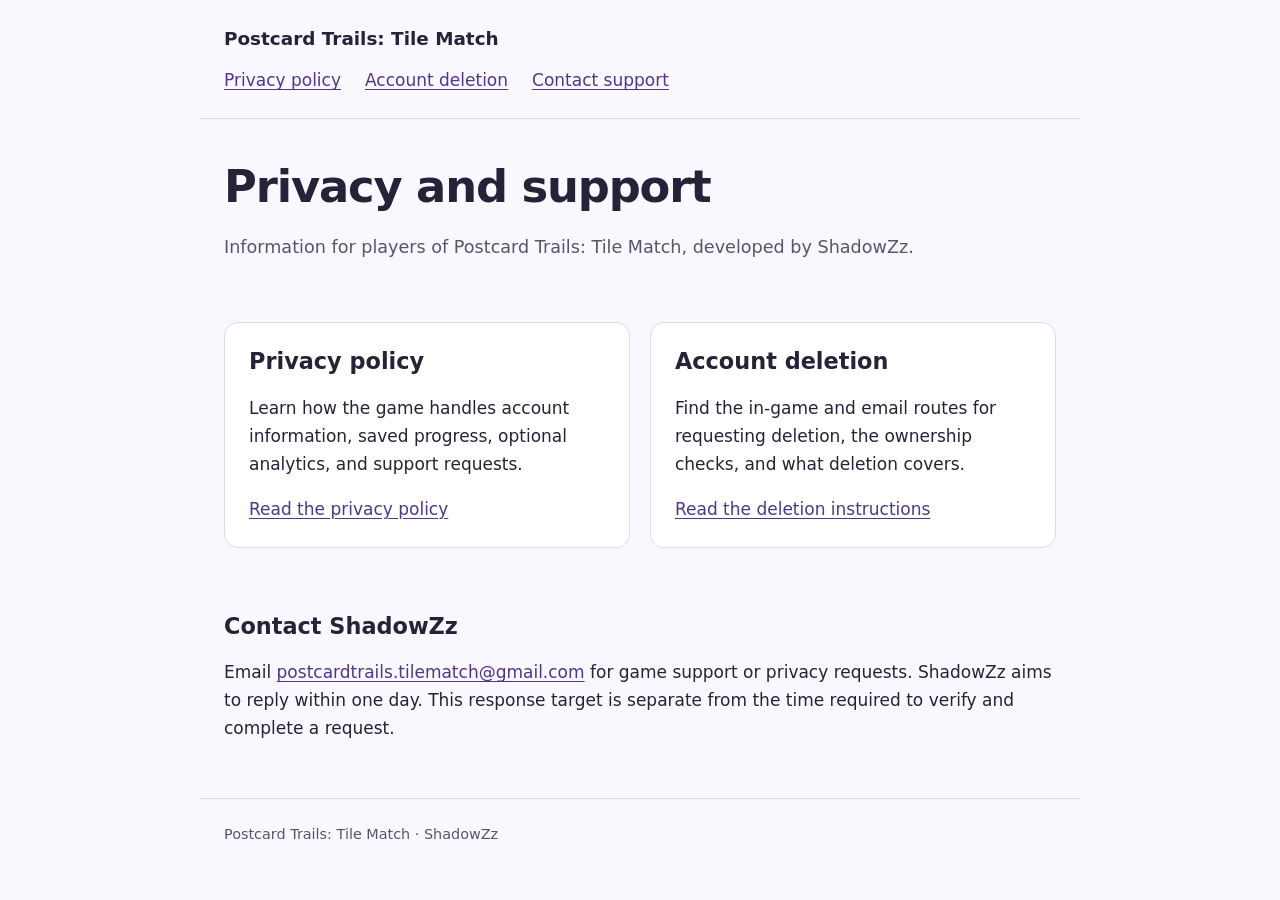
<file: index.html>
<!doctype html>
<html lang="en">
<head>
<meta charset="utf-8">
<meta name="viewport" content="width=device-width,initial-scale=1">
<meta name="description" content="Privacy information, account deletion, and support for Postcard Trails: Tile Match by ShadowZz.">
<title>Postcard Trails: Tile Match — Privacy and support</title>
<link rel="stylesheet" href="site.css">
</head>
<body>
<header><p class="brand">Postcard Trails: Tile Match</p><nav aria-label="Main navigation"><a href="privacy/">Privacy policy</a><a href="account-deletion/">Account deletion</a><a href="mailto:postcardtrails.tilematch@gmail.com">Contact support</a></nav></header>
<main>
<h1>Privacy and support</h1>
<p class="lead">Information for players of Postcard Trails: Tile Match, developed by ShadowZz.</p>
<div class="cards">
<section class="card"><h2>Privacy policy</h2><p>Learn how the game handles account information, saved progress, optional analytics, and support requests.</p><p><a href="privacy/">Read the privacy policy</a></p></section>
<section class="card"><h2>Account deletion</h2><p>Find the in-game and email routes for requesting deletion, the ownership checks, and what deletion covers.</p><p><a href="account-deletion/">Read the deletion instructions</a></p></section>
</div>
<section><h2>Contact ShadowZz</h2><p>Email <a href="mailto:postcardtrails.tilematch@gmail.com">postcardtrails.tilematch@gmail.com</a> for game support or privacy requests. ShadowZz aims to reply within one day. This response target is separate from the time required to verify and complete a request.</p></section>
</main>
<footer>Postcard Trails: Tile Match · ShadowZz</footer>
</body>
</html>
</file>
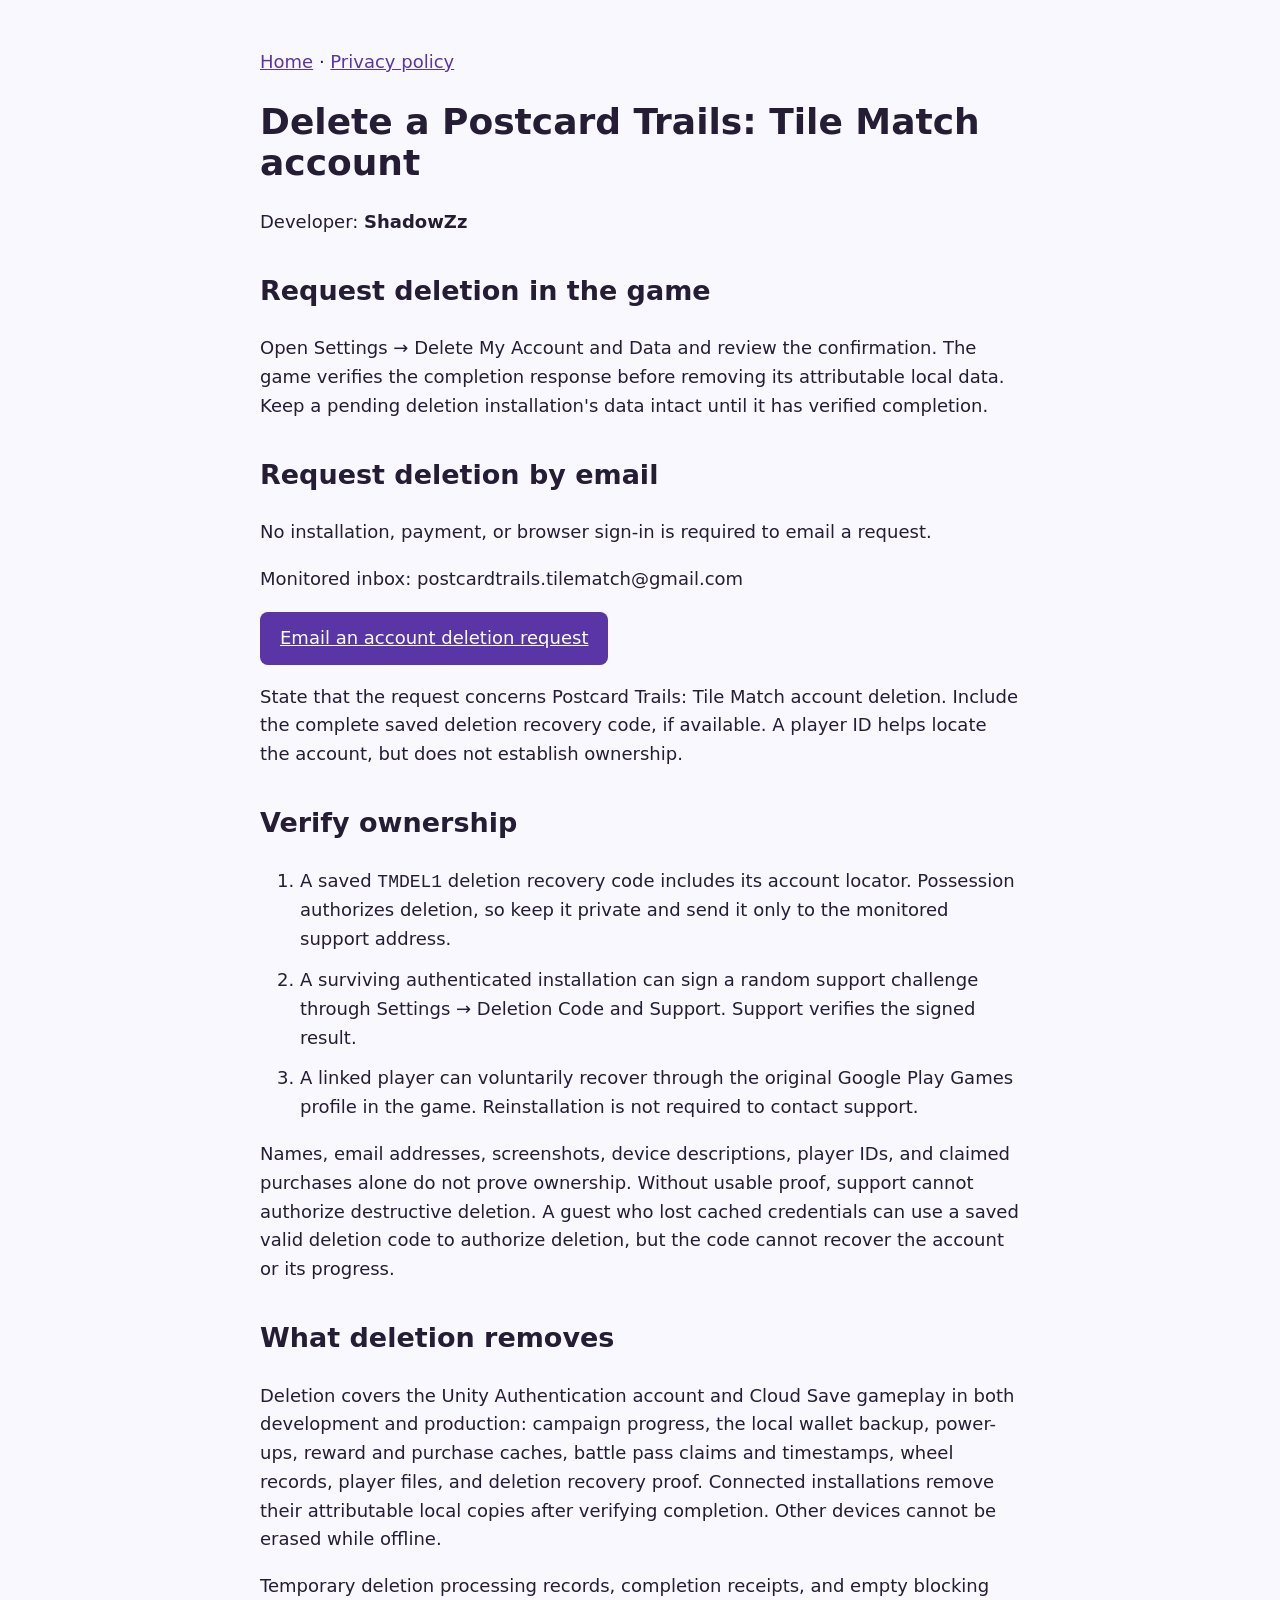
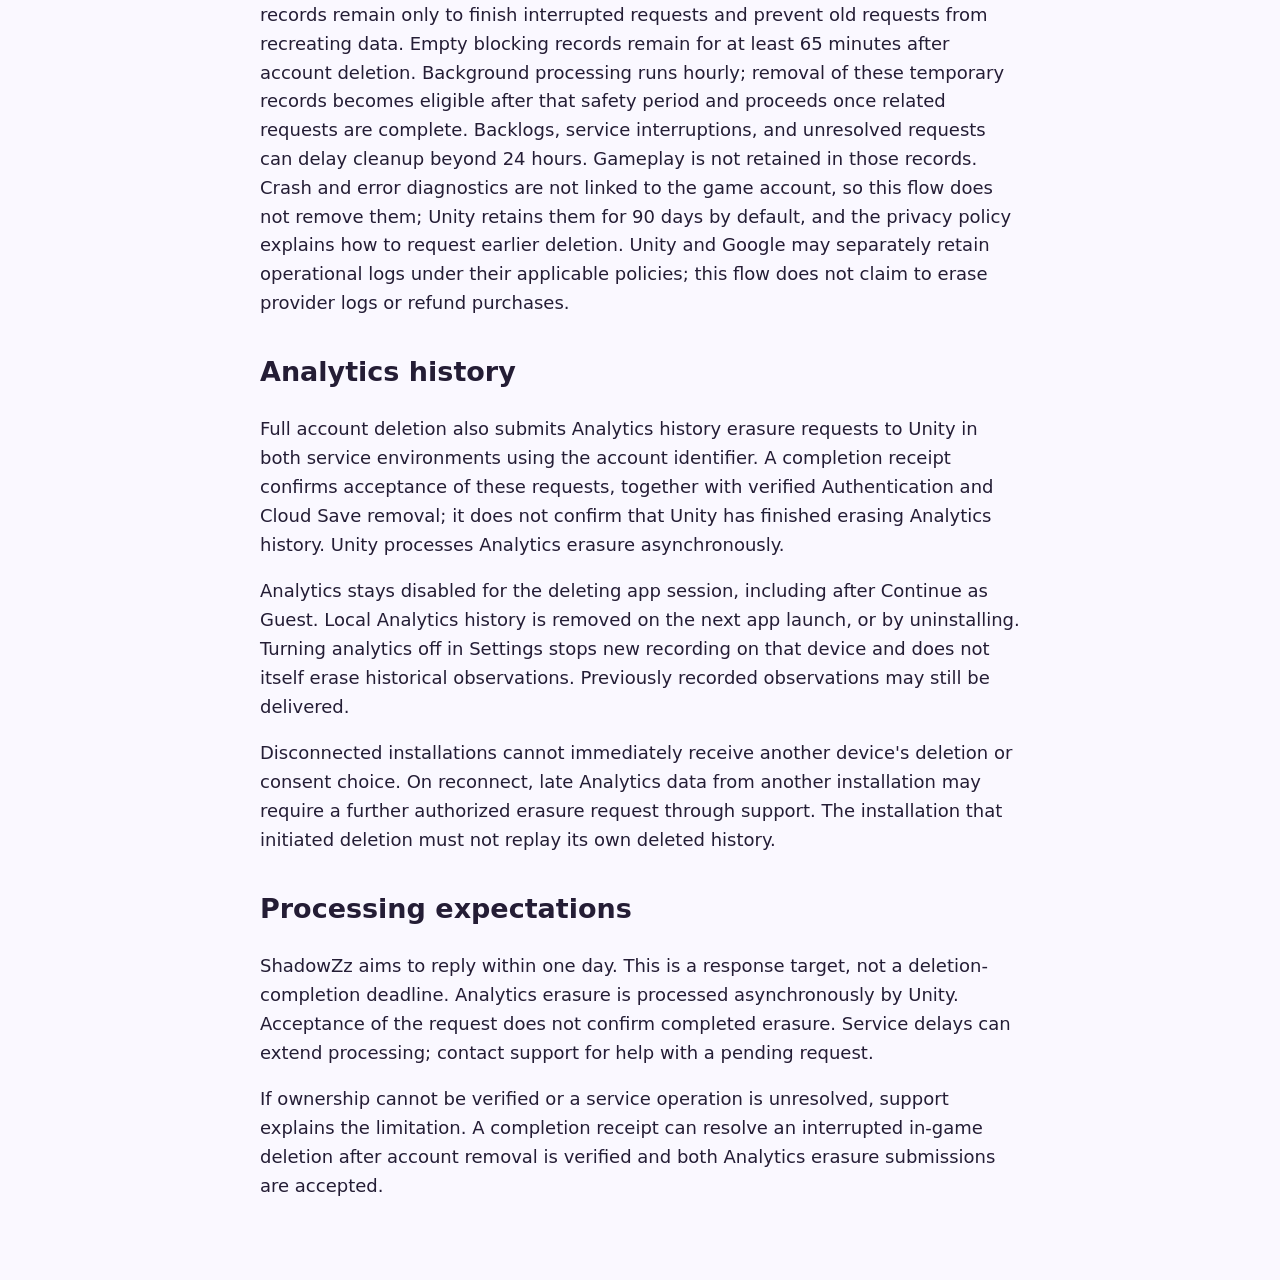
<file: account-deletion/index.html>
<!doctype html>
<html lang="en"><head><meta charset="utf-8"><meta name="viewport" content="width=device-width,initial-scale=1"><title>Postcard Trails: Tile Match — Account deletion</title>
<style>body{font:18px/1.6 system-ui,sans-serif;color:#241d35;background:#faf8ff;margin:0}main{max-width:760px;margin:auto;padding:48px 24px}h1{line-height:1.15}a{color:#5935a6}section{margin:32px 0}.notice{padding:16px;background:#eee7fc;border-radius:12px}button,a.action{display:inline-block;padding:12px 20px;background:#5935a6;color:white;border:0;border-radius:8px}li{margin:12px 0}[hidden]{display:none}</style></head>
<body><main><nav aria-label="Main navigation"><a href="../">Home</a> · <a href="../privacy/">Privacy policy</a></nav><h1>Delete a Postcard Trails: Tile Match account</h1><p>Developer: <strong id="developer"></strong></p>
<p id="unavailable" class="notice">The public support route has not been configured. Publication is blocked until the developer supplies the real contact details and processing expectations.</p>
<section><h2>Request deletion in the game</h2><p>Open Settings → Delete My Account and Data and review the confirmation. The game verifies the completion response before removing its attributable local data. Keep a pending deletion installation's data intact until it has verified completion.</p></section>
<section><h2>Request deletion by email</h2><p>No installation, payment, or browser sign-in is required to email a request.</p><p id="contact"></p><a class="action" id="email" hidden>Email an account deletion request</a><p>State that the request concerns Postcard Trails: Tile Match account deletion. Include the complete saved deletion recovery code, if available. A player ID helps locate the account, but does not establish ownership.</p></section>
<section><h2>Verify ownership</h2><ol><li>A saved <code>TMDEL1</code> deletion recovery code includes its account locator. Possession authorizes deletion, so keep it private and send it only to the monitored support address.</li><li>A surviving authenticated installation can sign a random support challenge through Settings → Deletion Code and Support. Support verifies the signed result.</li><li>A linked player can voluntarily recover through the original Google Play Games profile in the game. Reinstallation is not required to contact support.</li></ol><p>Names, email addresses, screenshots, device descriptions, player IDs, and claimed purchases alone do not prove ownership. Without usable proof, support cannot authorize destructive deletion. A guest who lost cached credentials can use a saved valid deletion code to authorize deletion, but the code cannot recover the account or its progress.</p></section>
<section><h2>What deletion removes</h2><p>Deletion covers the Unity Authentication account and Cloud Save gameplay in both development and production: campaign progress, the local wallet backup, power-ups, reward and purchase caches, battle pass claims and timestamps, wheel records, player files, and deletion recovery proof. Connected installations remove their attributable local copies after verifying completion. Other devices cannot be erased while offline.</p><p>Temporary deletion processing records, completion receipts, and empty blocking records remain only to finish interrupted requests and prevent old requests from recreating data. Empty blocking records remain for at least 65 minutes after account deletion. Background processing runs hourly; removal of these temporary records becomes eligible after that safety period and proceeds once related requests are complete. Backlogs, service interruptions, and unresolved requests can delay cleanup beyond 24 hours. Gameplay is not retained in those records. Crash and error diagnostics are not linked to the game account, so this flow does not remove them; Unity retains them for 90 days by default, and the privacy policy explains how to request earlier deletion. Unity and Google may separately retain operational logs under their applicable policies; this flow does not claim to erase provider logs or refund purchases.</p></section>
<section><h2>Analytics history</h2><p>Full account deletion also submits Analytics history erasure requests to Unity in both service environments using the account identifier. A completion receipt confirms acceptance of these requests, together with verified Authentication and Cloud Save removal; it does not confirm that Unity has finished erasing Analytics history. Unity processes Analytics erasure asynchronously.</p><p>Analytics stays disabled for the deleting app session, including after Continue as Guest. Local Analytics history is removed on the next app launch, or by uninstalling. Turning analytics off in Settings stops new recording on that device and does not itself erase historical observations. Previously recorded observations may still be delivered.</p><p>Disconnected installations cannot immediately receive another device's deletion or consent choice. On reconnect, late Analytics data from another installation may require a further authorized erasure request through support. The installation that initiated deletion must not replay its own deleted history.</p></section>
<section><h2>Processing expectations</h2><p id="expectations"></p><p>If ownership cannot be verified or a service operation is unresolved, support explains the limitation. A completion receipt can resolve an interrupted in-game deletion after account removal is verified and both Analytics erasure submissions are accepted.</p></section>
<script id="public-configuration" type="application/json">{"developerDisplayName":"ShadowZz","supportEmail":"postcardtrails.tilematch@gmail.com","publicUrl":"https://kostitch.github.io/postcard-trails-info/account-deletion/","responseExpectation":"ShadowZz aims to reply within one day. This is a response target, not a deletion-completion deadline.","deletionExpectation":"Analytics erasure is processed asynchronously by Unity. Acceptance of the request does not confirm completed erasure. Service delays can extend processing; contact support for help with a pending request."}</script>
<script>
const configuration=JSON.parse(document.getElementById('public-configuration').textContent);
const required=['developerDisplayName','supportEmail','publicUrl','responseExpectation','deletionExpectation'];
const ready=required.every(key=>typeof configuration[key]==='string'&&configuration[key].trim())&&/^https:\/\//.test(configuration.publicUrl)&&/^[^\s@]+@[^\s@]+\.[^\s@]+$/.test(configuration.supportEmail);
document.getElementById('developer').textContent=configuration.developerDisplayName||'Not configured';
if(ready){document.getElementById('unavailable').hidden=true;document.getElementById('contact').textContent='Monitored inbox: '+configuration.supportEmail;const email=document.getElementById('email');email.href='mailto:'+configuration.supportEmail+'?subject='+encodeURIComponent('Postcard Trails: Tile Match account deletion request');email.hidden=false;document.getElementById('expectations').textContent=configuration.responseExpectation+' '+configuration.deletionExpectation;}
</script></main></body></html>
</file>
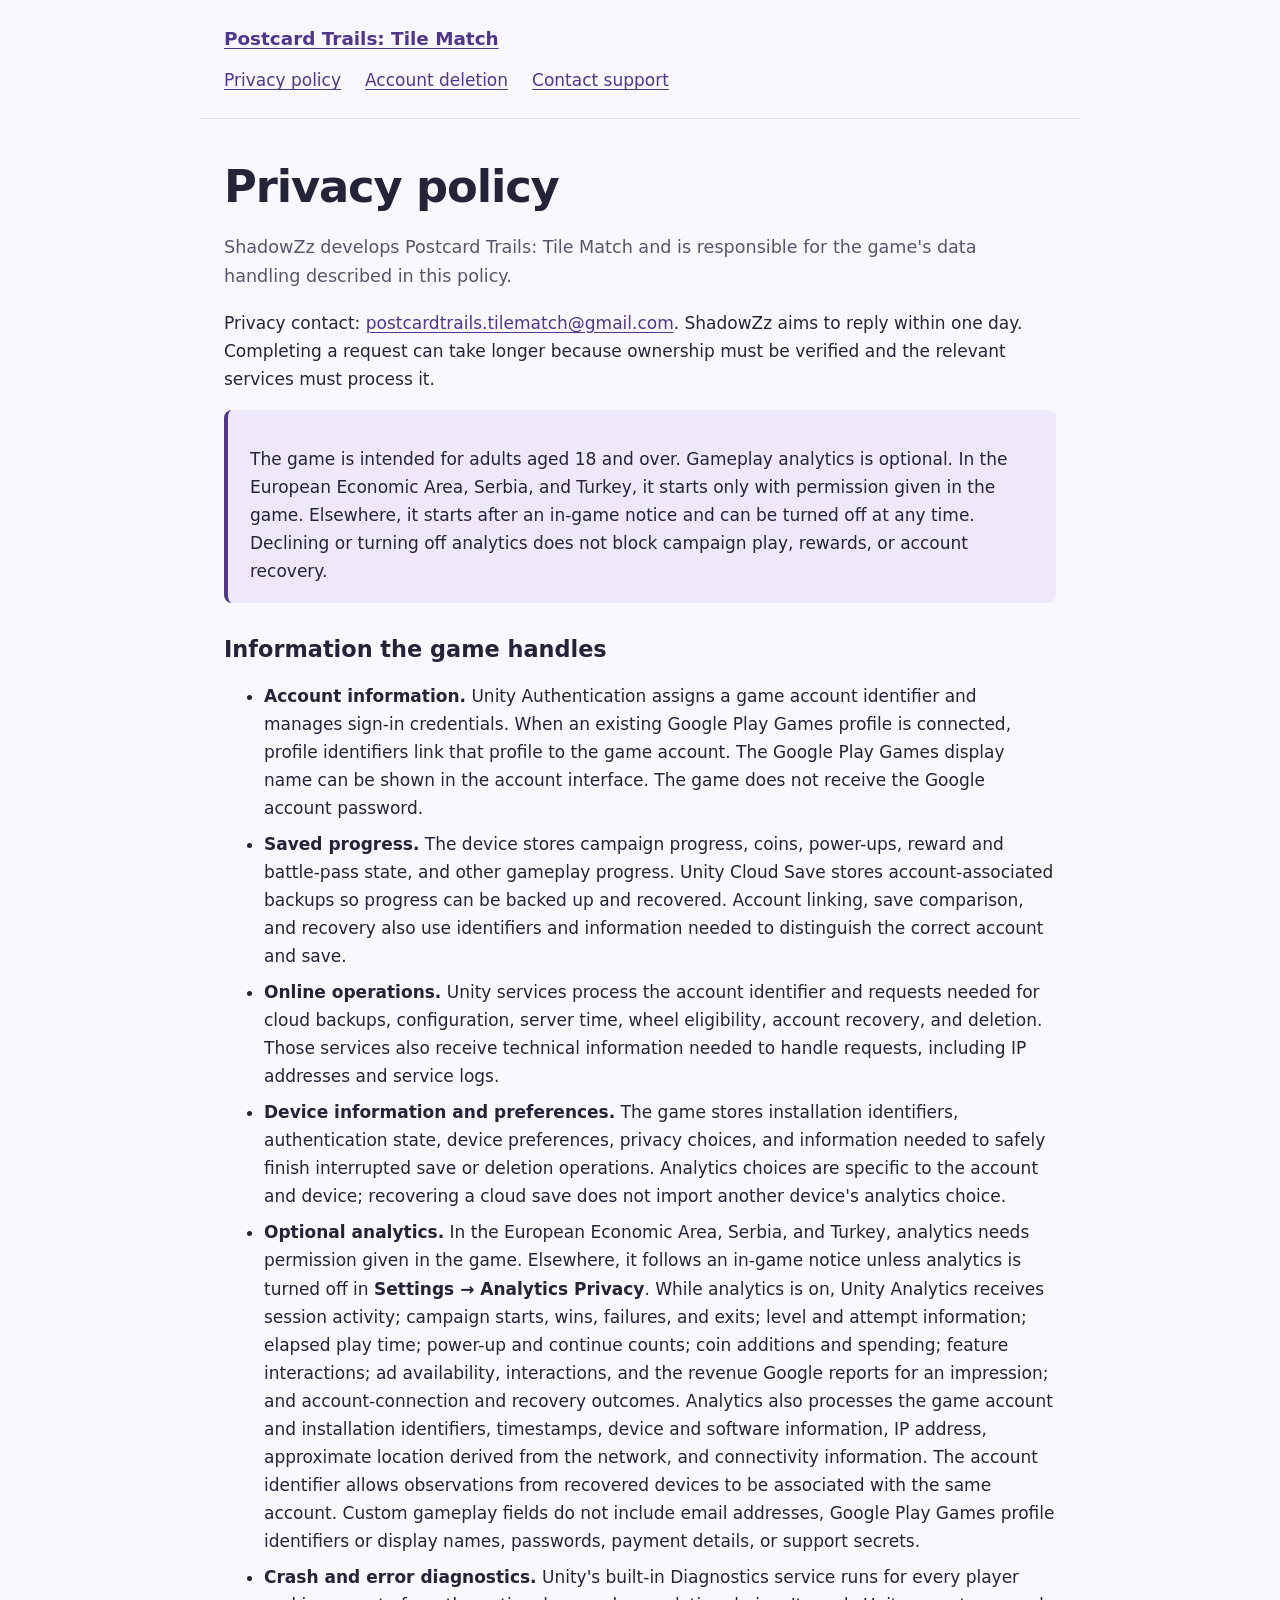
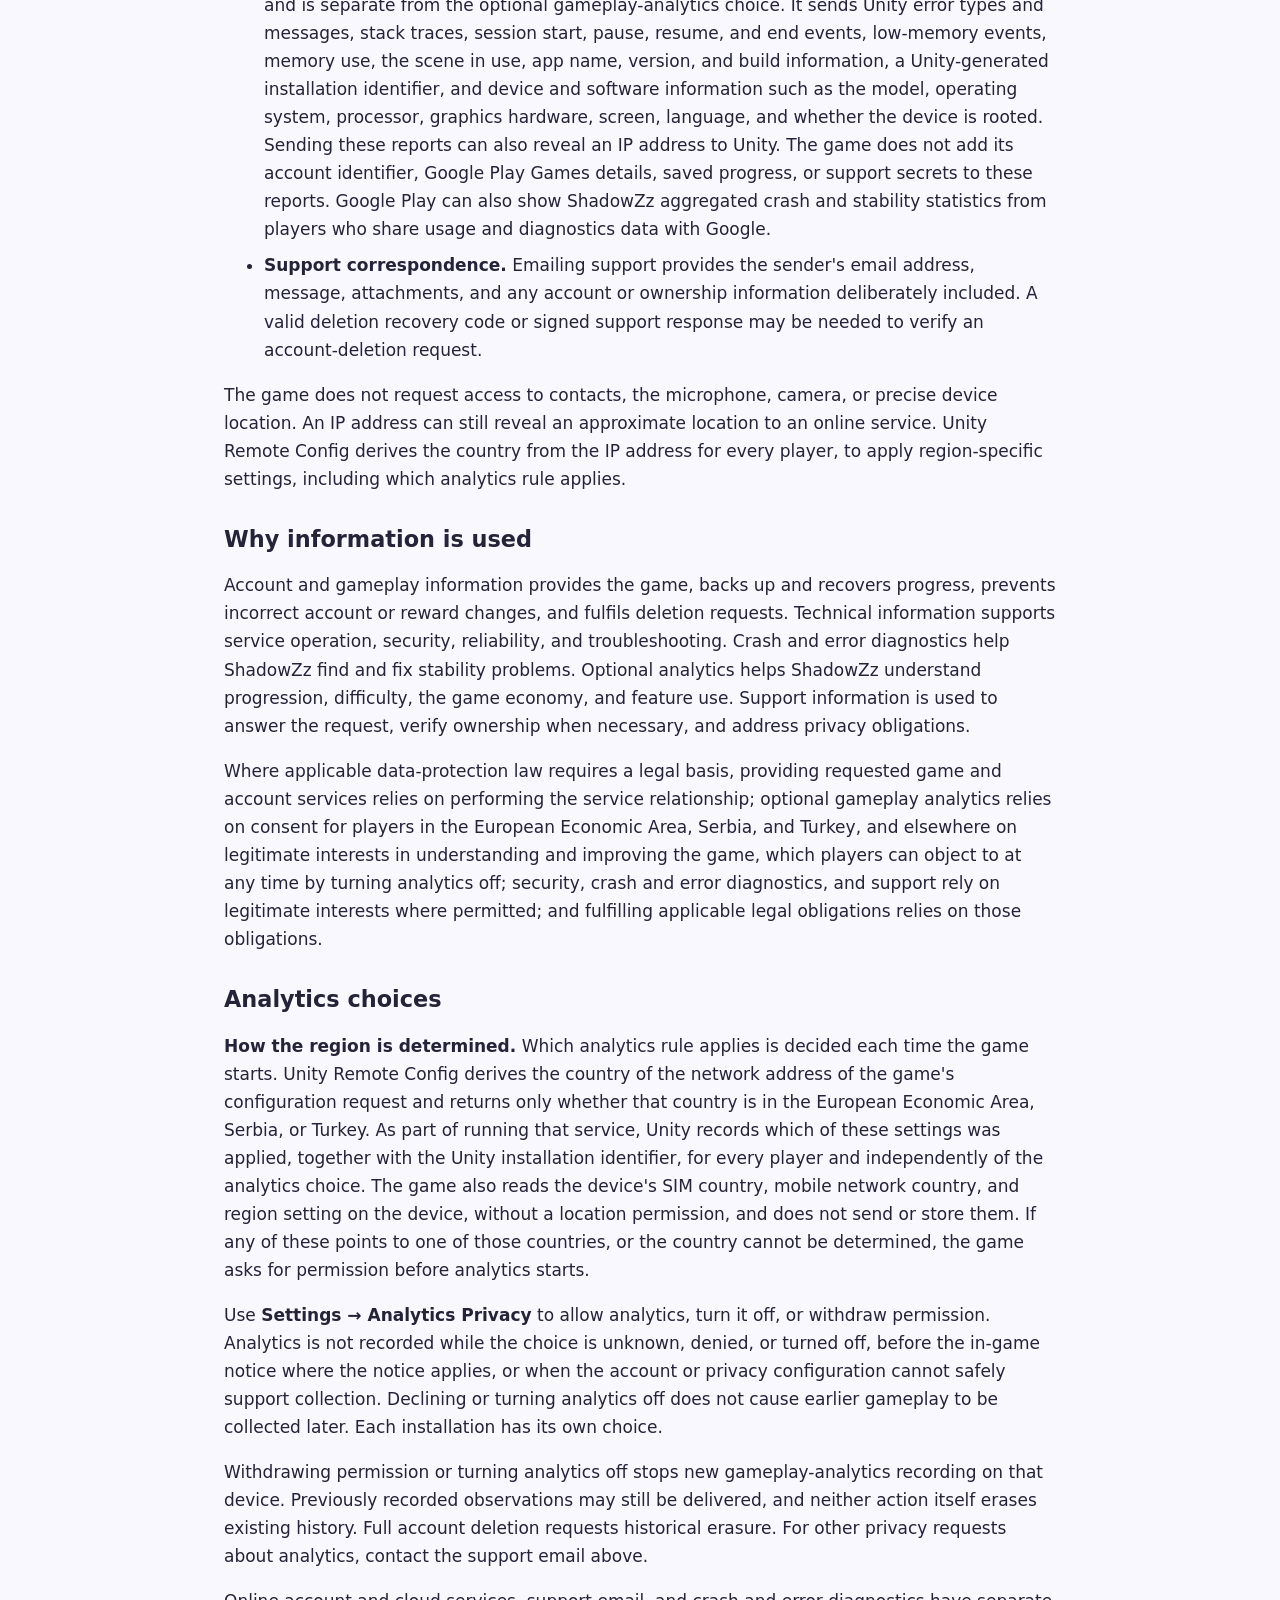
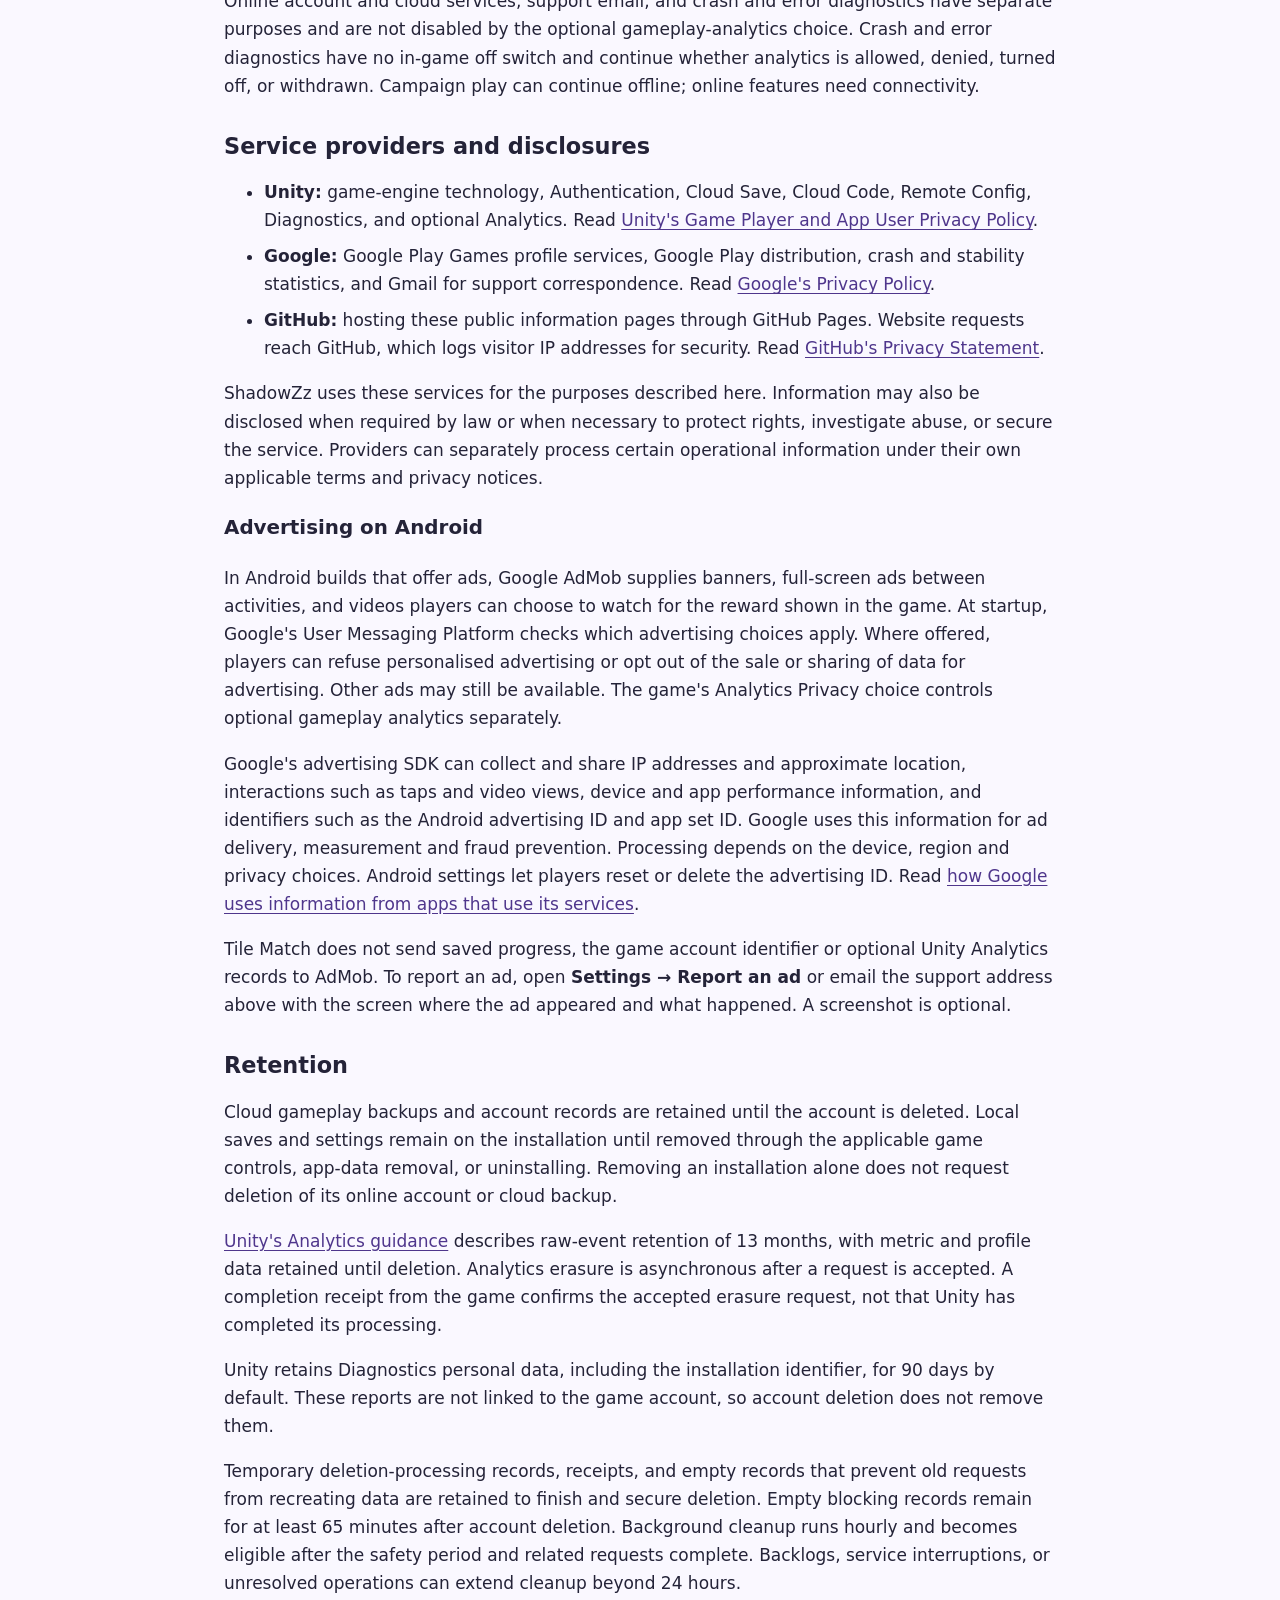
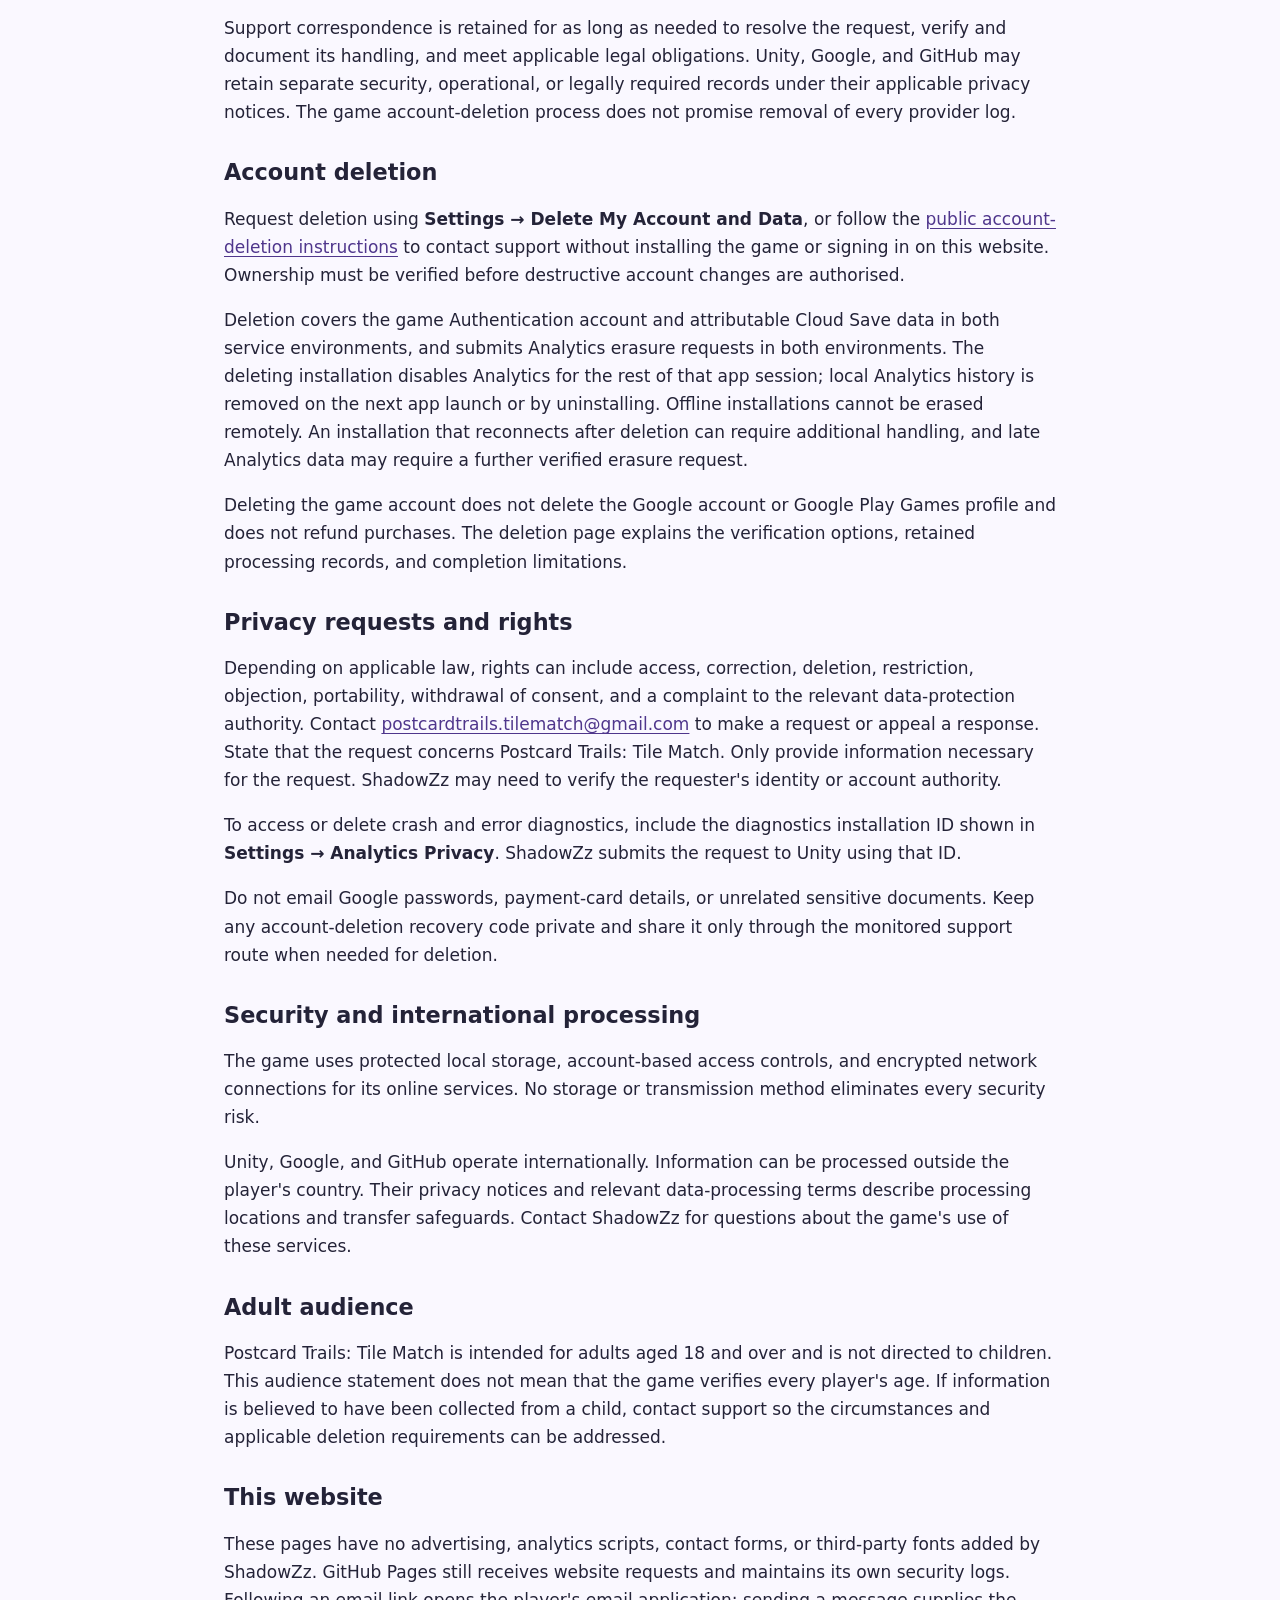
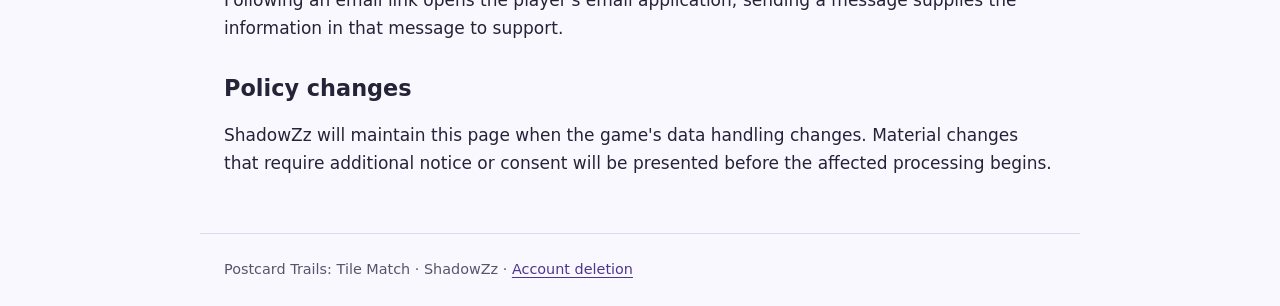
<file: privacy/index.html>
<!doctype html>
<html lang="en">
<head>
<meta charset="utf-8">
<meta name="viewport" content="width=device-width,initial-scale=1">
<meta name="description" content="Privacy policy for Postcard Trails: Tile Match by ShadowZz, including account services, cloud saves, optional analytics, and deletion choices.">
<title>Postcard Trails: Tile Match — Privacy policy</title>
<link rel="stylesheet" href="../site.css">
</head>
<body>
<header><p class="brand"><a href="../">Postcard Trails: Tile Match</a></p><nav aria-label="Main navigation"><a href="./" aria-current="page">Privacy policy</a><a href="../account-deletion/">Account deletion</a><a href="mailto:postcardtrails.tilematch@gmail.com">Contact support</a></nav></header>
<main>
<h1>Privacy policy</h1>
<p class="lead">ShadowZz develops Postcard Trails: Tile Match and is responsible for the game's data handling described in this policy.</p>
<p>Privacy contact: <a href="mailto:postcardtrails.tilematch@gmail.com">postcardtrails.tilematch@gmail.com</a>. ShadowZz aims to reply within one day. Completing a request can take longer because ownership must be verified and the relevant services must process it.</p>
<div class="notice"><p>The game is intended for adults aged 18 and over. Gameplay analytics is optional. In the European Economic Area, Serbia, and Turkey, it starts only with permission given in the game. Elsewhere, it starts after an in-game notice and can be turned off at any time. Declining or turning off analytics does not block campaign play, rewards, or account recovery.</p></div>

<section id="information"><h2>Information the game handles</h2>
<ul>
<li><strong>Account information.</strong> Unity Authentication assigns a game account identifier and manages sign-in credentials. When an existing Google Play Games profile is connected, profile identifiers link that profile to the game account. The Google Play Games display name can be shown in the account interface. The game does not receive the Google account password.</li>
<li><strong>Saved progress.</strong> The device stores campaign progress, coins, power-ups, reward and battle-pass state, and other gameplay progress. Unity Cloud Save stores account-associated backups so progress can be backed up and recovered. Account linking, save comparison, and recovery also use identifiers and information needed to distinguish the correct account and save.</li>
<li><strong>Online operations.</strong> Unity services process the account identifier and requests needed for cloud backups, configuration, server time, wheel eligibility, account recovery, and deletion. Those services also receive technical information needed to handle requests, including IP addresses and service logs.</li>
<li><strong>Device information and preferences.</strong> The game stores installation identifiers, authentication state, device preferences, privacy choices, and information needed to safely finish interrupted save or deletion operations. Analytics choices are specific to the account and device; recovering a cloud save does not import another device's analytics choice.</li>
<li><strong>Optional analytics.</strong> In the European Economic Area, Serbia, and Turkey, analytics needs permission given in the game. Elsewhere, it follows an in-game notice unless analytics is turned off in <strong>Settings → Analytics Privacy</strong>. While analytics is on, Unity Analytics receives session activity; campaign starts, wins, failures, and exits; level and attempt information; elapsed play time; power-up and continue counts; coin additions and spending; feature interactions; ad availability, interactions, and the revenue Google reports for an impression; and account-connection and recovery outcomes. Analytics also processes the game account and installation identifiers, timestamps, device and software information, IP address, approximate location derived from the network, and connectivity information. The account identifier allows observations from recovered devices to be associated with the same account. Custom gameplay fields do not include email addresses, Google Play Games profile identifiers or display names, passwords, payment details, or support secrets.</li>
<li><strong>Crash and error diagnostics.</strong> Unity's built-in Diagnostics service runs for every player and is separate from the optional gameplay-analytics choice. It sends Unity error types and messages, stack traces, session start, pause, resume, and end events, low-memory events, memory use, the scene in use, app name, version, and build information, a Unity-generated installation identifier, and device and software information such as the model, operating system, processor, graphics hardware, screen, language, and whether the device is rooted. Sending these reports can also reveal an IP address to Unity. The game does not add its account identifier, Google Play Games details, saved progress, or support secrets to these reports. Google Play can also show ShadowZz aggregated crash and stability statistics from players who share usage and diagnostics data with Google.</li>
<li><strong>Support correspondence.</strong> Emailing support provides the sender's email address, message, attachments, and any account or ownership information deliberately included. A valid deletion recovery code or signed support response may be needed to verify an account-deletion request.</li>
</ul>
<p>The game does not request access to contacts, the microphone, camera, or precise device location. An IP address can still reveal an approximate location to an online service. Unity Remote Config derives the country from the IP address for every player, to apply region-specific settings, including which analytics rule applies.</p>
</section>

<section id="purposes"><h2>Why information is used</h2>
<p>Account and gameplay information provides the game, backs up and recovers progress, prevents incorrect account or reward changes, and fulfils deletion requests. Technical information supports service operation, security, reliability, and troubleshooting. Crash and error diagnostics help ShadowZz find and fix stability problems. Optional analytics helps ShadowZz understand progression, difficulty, the game economy, and feature use. Support information is used to answer the request, verify ownership when necessary, and address privacy obligations.</p>
<p>Where applicable data-protection law requires a legal basis, providing requested game and account services relies on performing the service relationship; optional gameplay analytics relies on consent for players in the European Economic Area, Serbia, and Turkey, and elsewhere on legitimate interests in understanding and improving the game, which players can object to at any time by turning analytics off; security, crash and error diagnostics, and support rely on legitimate interests where permitted; and fulfilling applicable legal obligations relies on those obligations.</p>
</section>

<section id="choices"><h2>Analytics choices</h2>
<p><strong>How the region is determined.</strong> Which analytics rule applies is decided each time the game starts. Unity Remote Config derives the country of the network address of the game's configuration request and returns only whether that country is in the European Economic Area, Serbia, or Turkey. As part of running that service, Unity records which of these settings was applied, together with the Unity installation identifier, for every player and independently of the analytics choice. The game also reads the device's SIM country, mobile network country, and region setting on the device, without a location permission, and does not send or store them. If any of these points to one of those countries, or the country cannot be determined, the game asks for permission before analytics starts.</p>
<p>Use <strong>Settings → Analytics Privacy</strong> to allow analytics, turn it off, or withdraw permission. Analytics is not recorded while the choice is unknown, denied, or turned off, before the in-game notice where the notice applies, or when the account or privacy configuration cannot safely support collection. Declining or turning analytics off does not cause earlier gameplay to be collected later. Each installation has its own choice.</p>
<p>Withdrawing permission or turning analytics off stops new gameplay-analytics recording on that device. Previously recorded observations may still be delivered, and neither action itself erases existing history. Full account deletion requests historical erasure. For other privacy requests about analytics, contact the support email above.</p>
<p>Online account and cloud services, support email, and crash and error diagnostics have separate purposes and are not disabled by the optional gameplay-analytics choice. Crash and error diagnostics have no in-game off switch and continue whether analytics is allowed, denied, turned off, or withdrawn. Campaign play can continue offline; online features need connectivity.</p>
</section>

<section id="providers"><h2>Service providers and disclosures</h2>
<ul>
<li><strong>Unity:</strong> game-engine technology, Authentication, Cloud Save, Cloud Code, Remote Config, Diagnostics, and optional Analytics. Read <a href="https://unity.com/legal/game-player-and-app-user-privacy-policy">Unity's Game Player and App User Privacy Policy</a>.</li>
<li><strong>Google:</strong> Google Play Games profile services, Google Play distribution, crash and stability statistics, and Gmail for support correspondence. Read <a href="https://policies.google.com/privacy">Google's Privacy Policy</a>.</li>
<li><strong>GitHub:</strong> hosting these public information pages through GitHub Pages. Website requests reach GitHub, which logs visitor IP addresses for security. Read <a href="https://docs.github.com/en/site-policy/privacy-policies/github-general-privacy-statement">GitHub's Privacy Statement</a>.</li>
</ul>
<p>ShadowZz uses these services for the purposes described here. Information may also be disclosed when required by law or when necessary to protect rights, investigate abuse, or secure the service. Providers can separately process certain operational information under their own applicable terms and privacy notices.</p>
<h3>Advertising on Android</h3>
<p>In Android builds that offer ads, Google AdMob supplies banners, full-screen ads between activities, and videos players can choose to watch for the reward shown in the game. At startup, Google's User Messaging Platform checks which advertising choices apply. Where offered, players can refuse personalised advertising or opt out of the sale or sharing of data for advertising. Other ads may still be available. The game's Analytics Privacy choice controls optional gameplay analytics separately.</p>
<p>Google's advertising SDK can collect and share IP addresses and approximate location, interactions such as taps and video views, device and app performance information, and identifiers such as the Android advertising ID and app set ID. Google uses this information for ad delivery, measurement and fraud prevention. Processing depends on the device, region and privacy choices. Android settings let players reset or delete the advertising ID. Read <a href="https://policies.google.com/technologies/partner-sites">how Google uses information from apps that use its services</a>.</p>
<p>Tile Match does not send saved progress, the game account identifier or optional Unity Analytics records to AdMob. To report an ad, open <strong>Settings → Report an ad</strong> or email the support address above with the screen where the ad appeared and what happened. A screenshot is optional.</p>
</section>

<section id="retention"><h2>Retention</h2>
<p>Cloud gameplay backups and account records are retained until the account is deleted. Local saves and settings remain on the installation until removed through the applicable game controls, app-data removal, or uninstalling. Removing an installation alone does not request deletion of its online account or cloud backup.</p>
<p><a href="https://docs.unity.com/en-us/analytics/faq">Unity's Analytics guidance</a> describes raw-event retention of 13 months, with metric and profile data retained until deletion. Analytics erasure is asynchronous after a request is accepted. A completion receipt from the game confirms the accepted erasure request, not that Unity has completed its processing.</p>
<p>Unity retains Diagnostics personal data, including the installation identifier, for 90 days by default. These reports are not linked to the game account, so account deletion does not remove them.</p>
<p>Temporary deletion-processing records, receipts, and empty records that prevent old requests from recreating data are retained to finish and secure deletion. Empty blocking records remain for at least 65 minutes after account deletion. Background cleanup runs hourly and becomes eligible after the safety period and related requests complete. Backlogs, service interruptions, or unresolved operations can extend cleanup beyond 24 hours.</p>
<p>Support correspondence is retained for as long as needed to resolve the request, verify and document its handling, and meet applicable legal obligations. Unity, Google, and GitHub may retain separate security, operational, or legally required records under their applicable privacy notices. The game account-deletion process does not promise removal of every provider log.</p>
</section>

<section id="deletion"><h2>Account deletion</h2>
<p>Request deletion using <strong>Settings → Delete My Account and Data</strong>, or follow the <a href="../account-deletion/">public account-deletion instructions</a> to contact support without installing the game or signing in on this website. Ownership must be verified before destructive account changes are authorised.</p>
<p>Deletion covers the game Authentication account and attributable Cloud Save data in both service environments, and submits Analytics erasure requests in both environments. The deleting installation disables Analytics for the rest of that app session; local Analytics history is removed on the next app launch or by uninstalling. Offline installations cannot be erased remotely. An installation that reconnects after deletion can require additional handling, and late Analytics data may require a further verified erasure request.</p>
<p>Deleting the game account does not delete the Google account or Google Play Games profile and does not refund purchases. The deletion page explains the verification options, retained processing records, and completion limitations.</p>
</section>

<section id="rights"><h2>Privacy requests and rights</h2>
<p>Depending on applicable law, rights can include access, correction, deletion, restriction, objection, portability, withdrawal of consent, and a complaint to the relevant data-protection authority. Contact <a href="mailto:postcardtrails.tilematch@gmail.com">postcardtrails.tilematch@gmail.com</a> to make a request or appeal a response. State that the request concerns Postcard Trails: Tile Match. Only provide information necessary for the request. ShadowZz may need to verify the requester's identity or account authority.</p>
<p>To access or delete crash and error diagnostics, include the diagnostics installation ID shown in <strong>Settings → Analytics Privacy</strong>. ShadowZz submits the request to Unity using that ID.</p>
<p>Do not email Google passwords, payment-card details, or unrelated sensitive documents. Keep any account-deletion recovery code private and share it only through the monitored support route when needed for deletion.</p>
</section>

<section id="security"><h2>Security and international processing</h2>
<p>The game uses protected local storage, account-based access controls, and encrypted network connections for its online services. No storage or transmission method eliminates every security risk.</p>
<p>Unity, Google, and GitHub operate internationally. Information can be processed outside the player's country. Their privacy notices and relevant data-processing terms describe processing locations and transfer safeguards. Contact ShadowZz for questions about the game's use of these services.</p>
</section>

<section id="age"><h2>Adult audience</h2>
<p>Postcard Trails: Tile Match is intended for adults aged 18 and over and is not directed to children. This audience statement does not mean that the game verifies every player's age. If information is believed to have been collected from a child, contact support so the circumstances and applicable deletion requirements can be addressed.</p>
</section>

<section id="website"><h2>This website</h2>
<p>These pages have no advertising, analytics scripts, contact forms, or third-party fonts added by ShadowZz. GitHub Pages still receives website requests and maintains its own security logs. Following an email link opens the player's email application; sending a message supplies the information in that message to support.</p>
</section>

<section id="updates"><h2>Policy changes</h2>
<p>ShadowZz will maintain this page when the game's data handling changes. Material changes that require additional notice or consent will be presented before the affected processing begins.</p>
</section>
</main>
<footer>Postcard Trails: Tile Match · ShadowZz · <a href="../account-deletion/">Account deletion</a></footer>
</body>
</html>
</file>
<file: site.css>
:root{color-scheme:light;--ink:#242338;--muted:#56556b;--paper:#faf8ff;--panel:#fff;--accent:#4f368c;--line:#dfd8ee}
*{box-sizing:border-box}
body{margin:0;background:var(--paper);color:var(--ink);font:17px/1.65 system-ui,-apple-system,BlinkMacSystemFont,"Segoe UI",sans-serif}
header,main,footer{max-width:880px;margin:auto;padding:24px}
header{border-bottom:1px solid var(--line)}
.brand{margin:0;font-weight:750;font-size:1.15rem}
nav{display:flex;flex-wrap:wrap;gap:8px 24px;margin-top:12px}
a{color:var(--accent);text-underline-offset:3px;overflow-wrap:anywhere}
a:hover{text-decoration-thickness:2px}
a:focus-visible{outline:3px solid var(--accent);outline-offset:5px;border-radius:2px}
h1,h2{line-height:1.25;scroll-margin-top:24px}
h1{font-size:clamp(1.9rem,5vw,2.8rem);letter-spacing:-.025em;margin:16px 0}
h2{font-size:1.4rem;margin-top:0}
section{margin:32px 0}
p,li{overflow-wrap:anywhere}
li{margin:8px 0}
.lead{font-size:1.1rem;color:var(--muted)}
.notice{padding:18px 22px;background:#eee8fa;border-left:4px solid var(--accent);border-radius:8px}
.card{background:var(--panel);border:1px solid var(--line);padding:24px;border-radius:14px}
.cards{display:grid;grid-template-columns:repeat(auto-fit,minmax(min(100%,280px),1fr));gap:20px;margin:28px 0}
.cards p:last-child,.notice p:last-child{margin-bottom:0}
a.action{display:inline-block;padding:12px 20px;background:var(--accent);color:white;border-radius:8px;text-decoration:none}
code{font-size:.92em;background:#eee8fa;border-radius:4px;padding:2px 5px}
footer{border-top:1px solid var(--line);color:var(--muted);font-size:.9rem}
[hidden]{display:none!important}
@media(max-width:480px){header,main,footer{padding:20px}section{margin:28px 0}.card{padding:20px}}
</file>
